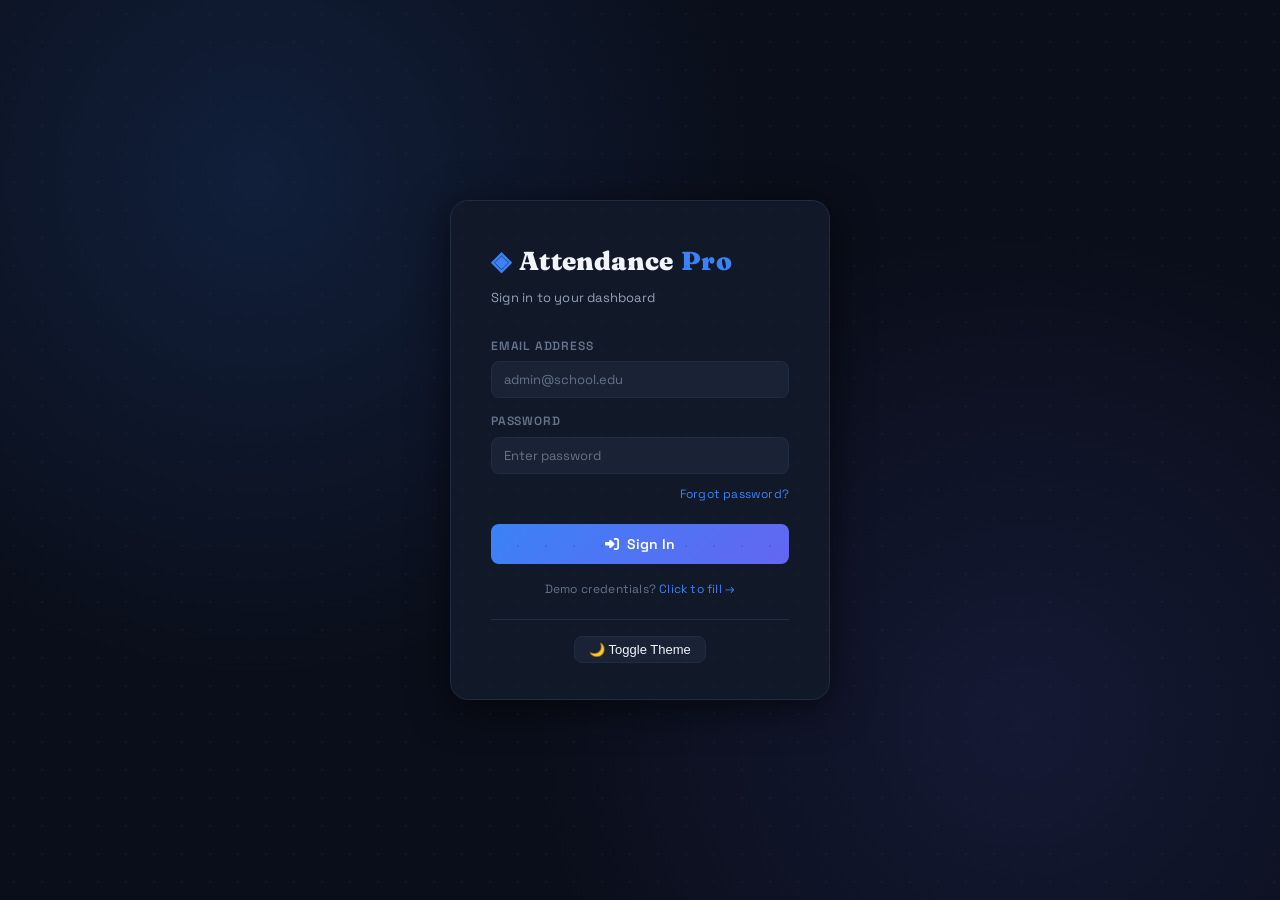
<file: index.html>
<!DOCTYPE html>
<html lang="en">
<head>
  <meta charset="UTF-8"/>
  <meta name="viewport" content="width=device-width, initial-scale=1.0"/>
  <title>Attendance Pro — Login</title>
  <link rel="stylesheet" href="style.css"/>
  <link rel="stylesheet" href="https://cdnjs.cloudflare.com/ajax/libs/font-awesome/6.5.0/css/all.min.css"/>
</head>
<body>

<div class="login-page">
  <div class="login-card">

    <div class="login-logo">
      <span>◈</span> Attendance<span>Pro</span>
    </div>
    <p class="login-sub">Sign in to your dashboard</p>

    <div class="login-form">

      <div>
        <label for="loginEmail">Email Address</label>
        <input type="email" id="loginEmail" placeholder="admin@school.edu"
          onkeydown="if(event.key==='Enter') login()"/>
      </div>

      <div>
        <label for="loginPass">Password</label>
        <input type="password" id="loginPass" placeholder="Enter password"
          onkeydown="if(event.key==='Enter') login()"/>
      </div>

      <div style="text-align:right; margin-top:-6px;">
        <a href="#" style="font-size:12px; color:var(--accent); text-decoration:none;">Forgot password?</a>
      </div>

      <button class="login-btn" id="loginBtn" onclick="login()">
        <i class="fas fa-sign-in-alt"></i> Sign In
      </button>

    </div>

    <p class="login-demo">
      Demo credentials? <span onclick="fillDemo()">Click to fill →</span>
    </p>

    <div style="text-align:center; margin-top:20px; border-top:1px solid var(--border); padding-top:16px;">
      <button class="dark-btn" onclick="toggleDarkMode()" style="font-size:13px; padding:6px 14px;">
        🌙 Toggle Theme
      </button>
    </div>

  </div>
</div>

<script src="script.js"></script>

</body>
</html>
</file>
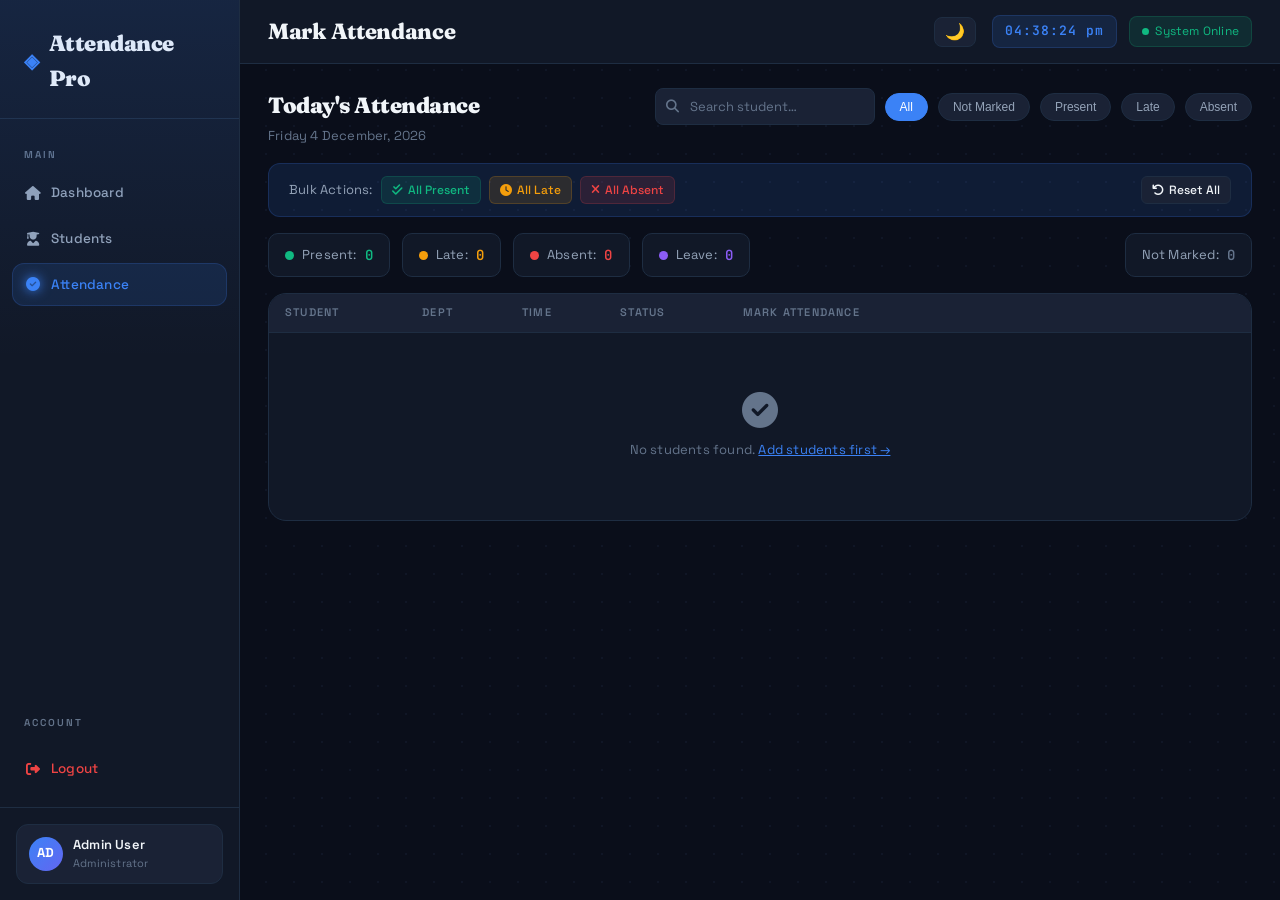
<file: attendance.html>
<!DOCTYPE html>
<html lang="en">
<head>
  <meta charset="UTF-8"/>
  <meta name="viewport" content="width=device-width, initial-scale=1.0"/>
  <title>Attendance — Attendance Pro</title>
  <link rel="stylesheet" href="style.css"/>
  <link rel="stylesheet" href="https://cdnjs.cloudflare.com/ajax/libs/font-awesome/6.5.0/css/all.min.css"/>
</head>
<body>

<div class="container">

  <!-- SIDEBAR -->
  <aside class="sidebar">
    <div class="logo">Attendance Pro</div>
    <nav>
      <div class="nav-label">Main</div>
      <a href="dashboard.html"><i class="fas fa-home"></i> Dashboard</a>
      <a href="students.html"><i class="fas fa-user-graduate"></i> Students</a>
      <a href="attendance.html" class="active"><i class="fas fa-check-circle"></i> Attendance</a>
      <div class="nav-label" style="margin-top:auto;">Account</div>
      <a href="index.html" class="logout-link" style="margin-top:8px;"><i class="fas fa-sign-out-alt"></i> Logout</a>
    </nav>
    <div class="sidebar-footer">
      <div class="sidebar-user">
        <div class="sidebar-avatar">AD</div>
        <div class="sidebar-user-info">
          <div class="sidebar-user-name">Admin User</div>
          <div class="sidebar-user-role">Administrator</div>
        </div>
      </div>
    </div>
  </aside>

  <!-- MAIN -->
  <main class="main">

    <!-- TOPBAR -->
    <div class="topbar-new">
      <h2 class="page-title">Mark Attendance</h2>
      <button class="dark-btn" onclick="toggleDarkMode()">🌙</button>
      <div class="topbar-right">
        <div class="time-box" id="dateTime"></div>
        <div class="status-box">System Online</div>
      </div>
    </div>

    <!-- PAGE HEADER -->
    <div class="page-header" style="padding:24px 28px 0;">
      <div class="page-header-left">
        <h1>Today's Attendance</h1>
        <p id="attDateLabel" style="color:var(--text3); font-size:13px; margin-top:3px;"></p>
      </div>
      <div style="display:flex; gap:10px; flex-wrap:wrap; align-items:center;">

        <!-- Search -->
        <div class="search-wrap">
          <i class="fas fa-search"></i>
          <input type="text" id="searchAtt" placeholder="Search student…"/>
        </div>

        <!-- Status filter pills -->
        <div class="filter-row">
          <button class="filter-btn active" id="fAll"     onclick="setAttFilter('all')">All</button>
          <button class="filter-btn"        id="fNone"    onclick="setAttFilter('none')">Not Marked</button>
          <button class="filter-btn"        id="fPresent" onclick="setAttFilter('Present')">Present</button>
          <button class="filter-btn"        id="fLate"    onclick="setAttFilter('Late')">Late</button>
          <button class="filter-btn"        id="fAbsent"  onclick="setAttFilter('Absent')">Absent</button>
        </div>

      </div>
    </div>

    <!-- BULK ACTION BAR -->
    <div class="bulk-bar" style="margin:16px 28px 0; border-radius:var(--radius); border:1px solid #3b82f630;">
      <span>Bulk Actions:</span>
      <button class="btn btn-green btn-sm" onclick="markAllPresent()">
        <i class="fas fa-check-double"></i> All Present
      </button>
      <button class="btn btn-amber btn-sm" onclick="bulkMarkAll('Late')">
        <i class="fas fa-clock"></i> All Late
      </button>
      <button class="btn btn-danger btn-sm" onclick="bulkMarkAll('Absent')">
        <i class="fas fa-times"></i> All Absent
      </button>
      <button class="btn btn-ghost btn-sm" onclick="clearAllAttendance()" style="margin-left:auto;">
        <i class="fas fa-undo"></i> Reset All
      </button>
    </div>

    <!-- SUMMARY CHIPS -->
    <div style="display:flex; gap:12px; padding:16px 28px 0; flex-wrap:wrap;">
      <div style="background:var(--surface); border:1px solid var(--border); border-radius:10px; padding:10px 16px; display:flex; gap:8px; align-items:center;">
        <span style="width:9px; height:9px; border-radius:50%; background:var(--green); display:block;"></span>
        <span style="font-size:13px; color:var(--text2);">Present:</span>
        <span id="sumPresent" style="font-family:var(--font-mono); font-weight:600; color:var(--green);">0</span>
      </div>
      <div style="background:var(--surface); border:1px solid var(--border); border-radius:10px; padding:10px 16px; display:flex; gap:8px; align-items:center;">
        <span style="width:9px; height:9px; border-radius:50%; background:var(--amber); display:block;"></span>
        <span style="font-size:13px; color:var(--text2);">Late:</span>
        <span id="sumLate" style="font-family:var(--font-mono); font-weight:600; color:var(--amber);">0</span>
      </div>
      <div style="background:var(--surface); border:1px solid var(--border); border-radius:10px; padding:10px 16px; display:flex; gap:8px; align-items:center;">
        <span style="width:9px; height:9px; border-radius:50%; background:var(--red); display:block;"></span>
        <span style="font-size:13px; color:var(--text2);">Absent:</span>
        <span id="sumAbsent" style="font-family:var(--font-mono); font-weight:600; color:var(--red);">0</span>
      </div>
      <div style="background:var(--surface); border:1px solid var(--border); border-radius:10px; padding:10px 16px; display:flex; gap:8px; align-items:center;">
        <span style="width:9px; height:9px; border-radius:50%; background:var(--purple); display:block;"></span>
        <span style="font-size:13px; color:var(--text2);">Leave:</span>
        <span id="sumLeave" style="font-family:var(--font-mono); font-weight:600; color:var(--purple);">0</span>
      </div>
      <div style="background:var(--surface); border:1px solid var(--border); border-radius:10px; padding:10px 16px; display:flex; gap:8px; align-items:center; margin-left:auto;">
        <span style="font-size:13px; color:var(--text2);">Not Marked:</span>
        <span id="sumNone" style="font-family:var(--font-mono); font-weight:600; color:var(--text3);">0</span>
      </div>
    </div>

    <!-- ATTENDANCE TABLE -->
    <div class="page-body" style="padding-top:16px;">
      <div class="table-box" style="animation:fadeUp .4s ease both;">
        <table>
          <thead>
            <tr>
              <th>Student</th>
              <th>Dept</th>
              <th>Time</th>
              <th>Status</th>
              <th style="min-width:330px;">Mark Attendance</th>
            </tr>
          </thead>
          <tbody id="attendanceMarkList"></tbody>
        </table>
      </div>
    </div>

  </main>
</div>

<!-- script.js FIRST — loads all global functions and window.onload -->
<script src="script.js"></script>

<!-- Page-specific code AFTER script.js -->
<script>
  // ── State for this page only ──────────────────────────────
  var attFilter = 'all';
  var attSearch = '';

  // ── Date label ────────────────────────────────────────────
  var dateLabel = document.getElementById('attDateLabel');
  if (dateLabel) {
    dateLabel.textContent = new Date().toLocaleDateString('en-IN', {
      weekday:'long', day:'numeric', month:'long', year:'numeric'
    });
  }

  // ── Live search ───────────────────────────────────────────
  document.getElementById('searchAtt').addEventListener('input', function(e) {
    attSearch = e.target.value.toLowerCase();
    renderFilteredAttendance();
  });

  // ── Filter pills ──────────────────────────────────────────
  function setAttFilter(f) {
    attFilter = f;
    ['fAll','fNone','fPresent','fLate','fAbsent'].forEach(function(id) {
      var el = document.getElementById(id);
      if (el) el.classList.remove('active');
    });
    var map = { all:'fAll', none:'fNone', Present:'fPresent', Late:'fLate', Absent:'fAbsent' };
    var active = document.getElementById(map[f]);
    if (active) active.classList.add('active');
    renderFilteredAttendance();
  }

  // ── Render the attendance table with search + filter ──────
  function renderFilteredAttendance() {
    var list = document.getElementById('attendanceMarkList');
    if (!list) return;

    // No students at all
    if (students.length === 0) {
      list.innerHTML = '<tr><td colspan="5"><div class="empty-state">'
        + '<i class="fas fa-check-circle"></i>'
        + '<p>No students found. <a href="students.html" style="color:var(--accent);">Add students first →</a></p>'
        + '</div></td></tr>';
      updateSummary();
      return;
    }

    // Build list with original index preserved
    var filtered = students.map(function(s, i) {
      return Object.assign({}, s, { _i: i });
    });

    // Apply search
    if (attSearch) {
      filtered = filtered.filter(function(s) {
        return s.name.toLowerCase().includes(attSearch)
          || s.roll.toLowerCase().includes(attSearch)
          || (s.dept || '').toLowerCase().includes(attSearch);
      });
    }

    // Apply status filter
    if (attFilter !== 'all') {
      filtered = filtered.filter(function(s) {
        var st = attendance[s._i] || '';
        if (attFilter === 'none') return st === '';
        return st === attFilter;
      });
    }

    // Nothing matches
    if (filtered.length === 0) {
      list.innerHTML = '<tr><td colspan="5"><div class="empty-state">'
        + '<i class="fas fa-filter"></i>'
        + '<p>No students match this filter.</p>'
        + '</div></td></tr>';
      updateSummary();
      return;
    }

    // Build rows
    list.innerHTML = filtered.map(function(s) {
      var status = attendance[s._i] || '';
      var time   = status
        ? new Date().toLocaleTimeString('en-IN', {hour:'2-digit', minute:'2-digit'})
        : '—';

      return '<tr id="att-row-' + s._i + '">'

        // Student name + roll
        + '<td>'
        + '<div style="display:flex; align-items:center; gap:10px;">'
        + '<div style="width:34px; height:34px; border-radius:50%; background:linear-gradient(135deg,#3b82f6,#6366f1);'
        + 'display:flex; align-items:center; justify-content:center; font-size:13px; font-weight:700; color:#fff; flex-shrink:0;">'
        + s.name.charAt(0).toUpperCase()
        + '</div>'
        + '<div>'
        + '<div style="font-weight:600; font-size:13px;">' + s.name + '</div>'
        + '<div style="font-size:11px; color:var(--text3);">' + s.roll + '</div>'
        + '</div></div></td>'

        // Dept
        + '<td><span class="tag">' + (s.dept || 'CSE') + '</span></td>'

        // Time
        + '<td id="att-time-' + s._i + '" style="font-family:var(--font-mono); font-size:12px; color:var(--text3);">' + time + '</td>'

        // Status badge
        + '<td id="att-status-' + s._i + '">'
        + (status
          ? '<span class="badge ' + status.toLowerCase() + '">' + status + '</span>'
          : '<span class="badge not-marked">— Not Marked</span>')
        + '</td>'

        // Action buttons
        + '<td><div class="att-actions">'
        + '<button class="btn btn-green btn-sm" onclick="doMark(' + s._i + ',\'Present\')">'
        + '<i class="fas fa-check"></i> Present</button>'
        + '<button class="btn btn-amber btn-sm" onclick="doMark(' + s._i + ',\'Late\')">'
        + '<i class="fas fa-clock"></i> Late</button>'
        + '<button class="btn btn-danger btn-sm" onclick="doMark(' + s._i + ',\'Absent\')">'
        + '<i class="fas fa-times"></i> Absent</button>'
        + '<button class="btn btn-purple btn-sm" onclick="doMark(' + s._i + ',\'Leave\')">'
        + '<i class="fas fa-calendar-minus"></i> Leave</button>'
        + '</div></td>'

        + '</tr>';
    }).join('');

    updateSummary();
  }

  // ── Mark a student and refresh ────────────────────────────
  function doMark(i, status) {
    // Update state + localStorage (markStatus is defined in script.js)
    markStatus(i, status);
    // Refresh table and summary
    renderFilteredAttendance();
  }

  // ── Bulk mark ALL students a status ───────────────────────
  function bulkMarkAll(status) {
    if (students.length === 0) { showToast('No students to mark', 'error'); return; }
    students.forEach(function(_, i) { attendance[i] = status; });
    saveAttendance();
    renderFilteredAttendance();
    showToast('All students marked ' + status, 'success');
  }

  // ── Summary chips ─────────────────────────────────────────
  function updateSummary() {
    var vals    = Object.values(attendance);
    var present = vals.filter(function(a) { return a === 'Present'; }).length;
    var late    = vals.filter(function(a) { return a === 'Late'; }).length;
    var absent  = vals.filter(function(a) { return a === 'Absent'; }).length;
    var leave   = vals.filter(function(a) { return a === 'Leave'; }).length;
    var none    = students.length - (present + late + absent + leave);

    function s(id, v) { var e = document.getElementById(id); if (e) e.textContent = v; }
    s('sumPresent', present);
    s('sumLate',    late);
    s('sumAbsent',  absent);
    s('sumLeave',   leave);
    s('sumNone',    Math.max(0, none));
  }

  // ── Override window.onload for THIS page ──────────────────
  // script.js sets window.onload — we replace it here so this
  // page gets renderFilteredAttendance instead of renderAttendance
  window.onload = function() {
    updateDateTime();        // clock (from script.js)
    renderFilteredAttendance();
    updateSummary();
  };
</script>

</body>
</html>
</file>
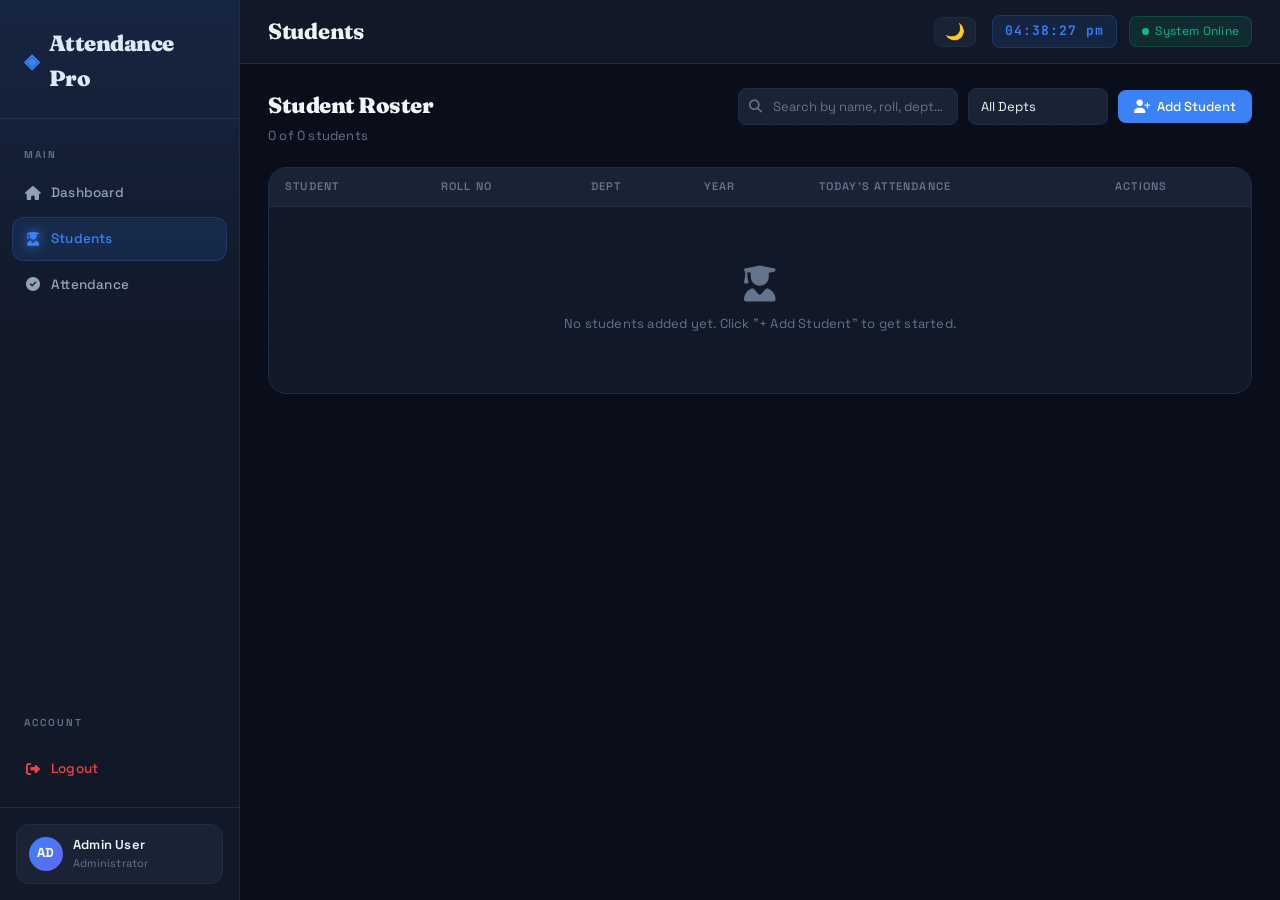
<file: students.html>
<!DOCTYPE html>
<html lang="en">
<head>
  <meta charset="UTF-8"/>
  <meta name="viewport" content="width=device-width, initial-scale=1.0"/>
  <title>Students — Attendance Pro</title>
  <link rel="stylesheet" href="style.css"/>
  <link rel="stylesheet" href="https://cdnjs.cloudflare.com/ajax/libs/font-awesome/6.5.0/css/all.min.css"/>
</head>
<body>

<div class="container">

  <!-- SIDEBAR -->
  <aside class="sidebar">
    <div class="logo">Attendance Pro</div>
    <nav>
      <div class="nav-label">Main</div>
      <a href="dashboard.html"><i class="fas fa-home"></i> Dashboard</a>
      <a href="students.html" class="active"><i class="fas fa-user-graduate"></i> Students</a>
      <a href="attendance.html"><i class="fas fa-check-circle"></i> Attendance</a>
      <div class="nav-label" style="margin-top:auto;">Account</div>
      <a href="index.html" class="logout-link" style="margin-top:8px;"><i class="fas fa-sign-out-alt"></i> Logout</a>
    </nav>
    <div class="sidebar-footer">
      <div class="sidebar-user">
        <div class="sidebar-avatar">AD</div>
        <div class="sidebar-user-info">
          <div class="sidebar-user-name">Admin User</div>
          <div class="sidebar-user-role">Administrator</div>
        </div>
      </div>
    </div>
  </aside>

  <!-- MAIN -->
  <main class="main">

    <!-- TOPBAR -->
    <div class="topbar-new">
      <h2 class="page-title">Students</h2>
      <button class="dark-btn" onclick="toggleDarkMode()">🌙</button>
      <div class="topbar-right">
        <div class="time-box" id="dateTime"></div>
        <div class="status-box">System Online</div>
      </div>
    </div>

    <!-- PAGE HEADER -->
    <div class="page-header" style="padding:24px 28px 0;">
      <div class="page-header-left">
        <h1>Student Roster</h1>
        <p id="studentCount" style="color:var(--text3); font-size:13px; margin-top:3px;">0 students</p>
      </div>
      <div style="display:flex; gap:10px; align-items:center; flex-wrap:wrap;">

        <!-- Search -->
        <div class="search-wrap">
          <i class="fas fa-search"></i>
          <input type="text" id="searchStudents" placeholder="Search by name, roll, dept…"/>
        </div>

        <!-- Department Filter -->
        <select id="deptFilter" onchange="applyDeptFilter()" style="width:140px;">
          <option value="all">All Depts</option>
          <option value="CSE">CSE</option>
          <option value="ECE">ECE</option>
          <option value="MECH">MECH</option>
          <option value="CIVIL">CIVIL</option>
          <option value="IT">IT</option>
          <option value="MBA">MBA</option>
        </select>

        <button class="btn btn-primary" onclick="openAddModal()">
          <i class="fas fa-user-plus"></i> Add Student
        </button>

      </div>
    </div>

    <!-- STUDENTS TABLE -->
    <div class="page-body" style="padding-top:20px;">
      <div class="table-box" style="animation:fadeUp .4s ease both;">
        <table>
          <thead>
            <tr>
              <th>Student</th>
              <th>Roll No</th>
              <th>Dept</th>
              <th>Year</th>
              <th>Today's Attendance</th>
              <th>Actions</th>
            </tr>
          </thead>
          <tbody id="studentList"></tbody>
        </table>
      </div>
    </div>

  </main>
</div>

<!-- ADD STUDENT MODAL -->
<div class="modal-overlay hidden" id="addStudentModal">
  <div class="modal">
    <h3><i class="fas fa-user-plus" style="color:var(--accent); margin-right:8px;"></i>Add New Student</h3>
    <div class="modal-form">
      <div style="display:grid; grid-template-columns:1fr 1fr; gap:12px;">
        <div class="form-group">
          <label for="studentName">Full Name *</label>
          <input type="text" id="studentName" placeholder="e.g. Riya Verma"
            onkeydown="if(event.key==='Enter') addStudent()"/>
        </div>
        <div class="form-group">
          <label for="studentRoll">Roll Number *</label>
          <input type="text" id="studentRoll" placeholder="e.g. CS303"
            onkeydown="if(event.key==='Enter') addStudent()"/>
        </div>
        <div class="form-group">
          <label for="studentDept">Department</label>
          <select id="studentDept">
            <option value="CSE">CSE</option>
            <option value="ECE">ECE</option>
            <option value="MECH">MECH</option>
            <option value="CIVIL">CIVIL</option>
            <option value="IT">IT</option>
            <option value="MBA">MBA</option>
          </select>
        </div>
        <div class="form-group">
          <label for="studentYear">Year</label>
          <select id="studentYear">
            <option value="1st Year">1st Year</option>
            <option value="2nd Year">2nd Year</option>
            <option value="3rd Year">3rd Year</option>
            <option value="4th Year">4th Year</option>
          </select>
        </div>
      </div>
    </div>
    <div class="modal-actions">
      <button class="btn btn-ghost" onclick="closeAddModal()">Cancel</button>
      <button class="btn btn-primary" onclick="addStudent()">
        <i class="fas fa-plus"></i> Add Student
      </button>
    </div>
  </div>
</div>

<script src="script.js"></script>
<script>
  // Modal helpers
  function openAddModal() {
    document.getElementById('addStudentModal').classList.remove('hidden');
    setTimeout(function() { document.getElementById('studentName').focus(); }, 100);
  }
  function closeAddModal() {
    document.getElementById('addStudentModal').classList.add('hidden');
    // Clear inputs
    document.getElementById('studentName').value = '';
    document.getElementById('studentRoll').value = '';
  }

  // Close modal when clicking the dark backdrop
  document.getElementById('addStudentModal').addEventListener('click', function(e) {
    if (e.target === this) closeAddModal();
  });

  // Dept filter
  function applyDeptFilter() {
    studentFilter = document.getElementById('deptFilter').value;
    renderStudents();
  }

  // Keyboard shortcuts: N = open modal, Esc = close modal
  document.addEventListener('keydown', function(e) {
    if (e.key === 'n' && !['INPUT','SELECT','TEXTAREA'].includes(e.target.tagName)) {
      openAddModal();
    }
    if (e.key === 'Escape') closeAddModal();
  });
</script>

</body>
</html>
</file>
<file: style.css>
/* ============================================================
   ATTENDANCE PRO — style.css
   Shared across: index.html, dashboard.html, students.html, attendance.html
   ============================================================ */

/* ── Google Fonts ─────────────────────────────────────────── */
@import url('https://fonts.googleapis.com/css2?family=Space+Grotesk:wght@300;400;500;600;700&family=JetBrains+Mono:wght@400;600&family=Fraunces:opsz,wght@9..144,700;9..144,900&display=swap');

/* ── CSS Variables ────────────────────────────────────────── */
:root {
  --bg:         #0a0e1a;
  --surface:    #111827;
  --surface2:   #1a2235;
  --surface3:   #1f2d45;
  --border:     #1e2d42;
  --border2:    #2a3f5f;

  --accent:     #3b82f6;
  --accent-glow:#3b82f620;
  --accent2:    #6366f1;
  --green:      #10b981;
  --green-dim:  #10b98120;
  --red:        #ef4444;
  --red-dim:    #ef444420;
  --amber:      #f59e0b;
  --amber-dim:  #f59e0b20;
  --purple:     #8b5cf6;
  --purple-dim: #8b5cf620;

  --text:       #f1f5f9;
  --text2:      #94a3b8;
  --text3:      #64748b;

  --font-head:  'Fraunces', serif;
  --font-body:  'Space Grotesk', sans-serif;
  --font-mono:  'JetBrains Mono', monospace;

  --sidebar-w:  240px;
  --topbar-h:   64px;
  --radius:     12px;
  --radius-lg:  18px;
  --shadow:     0 4px 24px rgba(0,0,0,0.4);
  --shadow-lg:  0 8px 40px rgba(0,0,0,0.6);
}

/* Light mode */
body.light {
  --bg:       #f0f4f8;
  --surface:  #ffffff;
  --surface2: #f8fafc;
  --surface3: #e2e8f0;
  --border:   #e2e8f0;
  --border2:  #cbd5e1;
  --text:     #0f172a;
  --text2:    #475569;
  --text3:    #94a3b8;
  --accent-glow: #3b82f610;
  --shadow:   0 4px 24px rgba(0,0,0,0.08);
  --shadow-lg:0 8px 40px rgba(0,0,0,0.12);
}

/* ── Reset ────────────────────────────────────────────────── */
*, *::before, *::after { box-sizing: border-box; margin: 0; padding: 0; }

html { scroll-behavior: smooth; }

body {
  font-family: var(--font-body);
  background: var(--bg);
  color: var(--text);
  font-size: 14px;
  line-height: 1.6;
  min-height: 100vh;
  transition: background .3s, color .3s;
  -webkit-font-smoothing: antialiased;
}

/* Subtle dot-grid background */
body::before {
  content: '';
  position: fixed; inset: 0;
  background-image: radial-gradient(circle, var(--border2) 1px, transparent 1px);
  background-size: 28px 28px;
  opacity: .18;
  pointer-events: none;
  z-index: 0;
}
body.light::before { opacity: .07; }

/* ── Scrollbar ────────────────────────────────────────────── */
::-webkit-scrollbar { width: 6px; height: 6px; }
::-webkit-scrollbar-track { background: var(--bg); }
::-webkit-scrollbar-thumb { background: var(--border2); border-radius: 4px; }
::-webkit-scrollbar-thumb:hover { background: var(--text3); }

/* ── Layout ───────────────────────────────────────────────── */
.container {
  display: flex;
  min-height: 100vh;
  position: relative;
  z-index: 1;
}

/* ── SIDEBAR ──────────────────────────────────────────────── */
.sidebar {
  width: var(--sidebar-w);
  background: var(--surface);
  border-right: 1px solid var(--border);
  display: flex;
  flex-direction: column;
  position: fixed;
  top: 0; left: 0; bottom: 0;
  z-index: 200;
  overflow: hidden;
  transition: width .3s ease, transform .3s ease;
}

/* Sidebar glow accent */
.sidebar::after {
  content: '';
  position: absolute;
  top: 0; left: 0; right: 0; bottom: 0;
  background: linear-gradient(180deg, var(--accent-glow) 0%, transparent 40%);
  pointer-events: none;
}

.logo {
  font-family: var(--font-head);
  font-size: 22px;
  font-weight: 900;
  padding: 26px 24px 22px;
  color: var(--text);
  border-bottom: 1px solid var(--border);
  letter-spacing: -0.5px;
  display: flex;
  align-items: center;
  gap: 10px;
}
.logo::before {
  content: '◈';
  color: var(--accent);
  font-size: 20px;
}

.sidebar nav {
  padding: 16px 12px;
  flex: 1;
  display: flex;
  flex-direction: column;
  gap: 2px;
}

.sidebar nav .nav-label {
  font-size: 10px;
  font-weight: 600;
  letter-spacing: 2px;
  text-transform: uppercase;
  color: var(--text3);
  padding: 12px 12px 6px;
}

.sidebar nav a {
  display: flex;
  align-items: center;
  gap: 10px;
  padding: 10px 12px;
  border-radius: var(--radius);
  color: var(--text2);
  text-decoration: none;
  font-size: 13.5px;
  font-weight: 500;
  transition: all .15s;
  position: relative;
  border: 1px solid transparent;
}
.sidebar nav a:hover {
  background: var(--surface2);
  color: var(--text);
}
.sidebar nav a.active {
  background: var(--accent-glow);
  color: var(--accent);
  border-color: #3b82f630;
}
.sidebar nav a.active i {
  filter: drop-shadow(0 0 6px var(--accent));
}
.sidebar nav a i {
  width: 16px;
  text-align: center;
  font-size: 14px;
  flex-shrink: 0;
}
.sidebar nav a.logout-link {
  color: var(--red);
  margin-top: auto;
}
.sidebar nav a.logout-link:hover {
  background: var(--red-dim);
}

/* Sidebar bottom — user info */
.sidebar-footer {
  padding: 16px;
  border-top: 1px solid var(--border);
}
.sidebar-user {
  display: flex;
  align-items: center;
  gap: 10px;
  padding: 10px 12px;
  border-radius: var(--radius);
  background: var(--surface2);
  border: 1px solid var(--border);
  cursor: pointer;
  transition: border-color .15s;
}
.sidebar-user:hover { border-color: var(--accent); }
.sidebar-avatar {
  width: 34px; height: 34px;
  border-radius: 50%;
  background: linear-gradient(135deg, var(--accent), var(--accent2));
  display: flex; align-items: center; justify-content: center;
  font-size: 13px; font-weight: 700; color: #fff;
  flex-shrink: 0;
}
.sidebar-user-info { flex: 1; min-width: 0; }
.sidebar-user-name { font-size: 13px; font-weight: 600; white-space: nowrap; overflow: hidden; text-overflow: ellipsis; }
.sidebar-user-role { font-size: 11px; color: var(--text3); }

/* ── MAIN ─────────────────────────────────────────────────── */
.main {
  margin-left: var(--sidebar-w);
  flex: 1;
  display: flex;
  flex-direction: column;
  min-height: 100vh;
}

/* ── TOPBAR ───────────────────────────────────────────────── */
.topbar-new {
  height: var(--topbar-h);
  padding: 0 28px;
  border-bottom: 1px solid var(--border);
  display: flex;
  align-items: center;
  gap: 16px;
  background: var(--surface);
  position: sticky; top: 0; z-index: 100;
  backdrop-filter: blur(8px);
}
.topbar-new .page-title {
  font-family: var(--font-head);
  font-size: 20px;
  font-weight: 700;
  letter-spacing: -0.3px;
  flex: 1;
}
.topbar-right {
  display: flex;
  align-items: center;
  gap: 12px;
  margin-left: auto;
}
.time-box {
  font-family: var(--font-mono);
  font-size: 13px;
  font-weight: 600;
  color: var(--accent);
  background: var(--accent-glow);
  border: 1px solid #3b82f630;
  padding: 5px 12px;
  border-radius: 8px;
  letter-spacing: 1px;
}
.status-box {
  display: flex;
  align-items: center;
  gap: 6px;
  font-size: 12px;
  color: var(--green);
  background: var(--green-dim);
  border: 1px solid #10b98130;
  padding: 5px 12px;
  border-radius: 8px;
}
.status-box::before {
  content: '';
  width: 7px; height: 7px;
  border-radius: 50%;
  background: var(--green);
  animation: pulse 1.5s infinite;
  flex-shrink: 0;
}

/* ── DARK MODE BUTTON ─────────────────────────────────────── */
.dark-btn {
  background: var(--surface2);
  border: 1px solid var(--border);
  border-radius: 8px;
  padding: 6px 10px;
  cursor: pointer;
  font-size: 16px;
  color: var(--text);
  transition: all .15s;
  line-height: 1;
}
.dark-btn:hover {
  border-color: var(--accent);
  background: var(--accent-glow);
}

/* ── CONTENT BOX ──────────────────────────────────────────── */
.content-box {
  padding: 0;
  flex: 1;
  display: flex;
  flex-direction: column;
}

/* ── PAGE BODY ────────────────────────────────────────────── */
.page-body {
  padding: 24px 28px;
  flex: 1;
}

/* ── STAT CARDS ───────────────────────────────────────────── */
.cards {
  display: grid;
  grid-template-columns: repeat(4, 1fr);
  gap: 16px;
  margin-bottom: 24px;
}
.card {
  background: var(--surface);
  border: 1px solid var(--border);
  border-radius: var(--radius-lg);
  padding: 20px 22px;
  position: relative;
  overflow: hidden;
  cursor: default;
  transition: transform .2s, border-color .2s;
  animation: fadeUp .4s ease both;
}
.card:hover { transform: translateY(-3px); }
.card::before {
  content: '';
  position: absolute;
  top: 0; left: 0; right: 0;
  height: 3px;
}
.card.blue  ::before, .card.blue::before  { background: var(--accent); }
.card.green ::before, .card.green::before { background: var(--green); }
.card.orange::before { background: var(--amber); }
.card.yellow::before { background: var(--amber); }
.card.red   ::before { background: var(--red); }
.card.purple::before { background: var(--purple); }
.card p {
  font-size: 11px;
  font-weight: 600;
  letter-spacing: 1.2px;
  text-transform: uppercase;
  color: var(--text3);
  margin-bottom: 10px;
}
.card h2 {
  font-family: var(--font-mono);
  font-size: 32px;
  font-weight: 600;
  line-height: 1;
}
.card.blue   h2 { color: var(--accent); }
.card.green  h2 { color: var(--green);  }
.card.orange h2, .card.yellow h2 { color: var(--amber); }
.card.red    h2 { color: var(--red);   }
.card.purple h2 { color: var(--purple); }
.card .card-icon {
  position: absolute;
  right: 18px; bottom: 14px;
  font-size: 32px;
  opacity: .1;
}

/* ── DASHBOARD GRID ───────────────────────────────────────── */
.dashboard-grid {
  display: grid;
  grid-template-columns: 1fr 340px;
  gap: 20px;
  padding: 24px 28px;
}
.left  { display: flex; flex-direction: column; gap: 20px; }
.right { display: flex; flex-direction: column; gap: 20px; }

/* ── BOX / PANEL ──────────────────────────────────────────── */
.box, .table-box {
  background: var(--surface);
  border: 1px solid var(--border);
  border-radius: var(--radius-lg);
  overflow: hidden;
  animation: fadeUp .4s ease both;
}
.box-header, .table-box > h3 {
  padding: 16px 20px;
  border-bottom: 1px solid var(--border);
  font-family: var(--font-head);
  font-size: 15px;
  font-weight: 700;
  letter-spacing: -0.2px;
  display: flex;
  align-items: center;
  justify-content: space-between;
}
.box h3, .table-box > h3 {
  padding: 16px 20px;
  border-bottom: 1px solid var(--border);
  font-family: var(--font-head);
  font-size: 15px;
  font-weight: 700;
  margin: 0;
}
.box-body { padding: 20px; }

/* ── TABLE ────────────────────────────────────────────────── */
table {
  width: 100%;
  border-collapse: collapse;
}
thead th {
  font-size: 11px;
  font-weight: 600;
  letter-spacing: 1.2px;
  text-transform: uppercase;
  color: var(--text3);
  padding: 10px 16px;
  text-align: left;
  border-bottom: 1px solid var(--border);
  background: var(--surface2);
}
tbody tr {
  border-bottom: 1px solid #0f172a40;
  transition: background .1s;
}
body.light tbody tr { border-bottom-color: var(--border); }
tbody tr:hover { background: var(--surface2); }
tbody tr:last-child { border-bottom: none; }
td {
  padding: 11px 16px;
  font-size: 13px;
  vertical-align: middle;
}

/* ── BADGES ───────────────────────────────────────────────── */
.badge {
  display: inline-flex;
  align-items: center;
  gap: 5px;
  padding: 3px 10px;
  border-radius: 20px;
  font-size: 11px;
  font-weight: 600;
}
.badge::before {
  content: '';
  width: 6px; height: 6px;
  border-radius: 50%;
  background: currentColor;
}
.badge.present { background: var(--green-dim); color: var(--green); border: 1px solid #10b98130; }
.badge.absent  { background: var(--red-dim);   color: var(--red);   border: 1px solid #ef444430; }
.badge.late    { background: var(--amber-dim);  color: var(--amber); border: 1px solid #f59e0b30; }
.badge.leave   { background: var(--purple-dim); color: var(--purple);border: 1px solid #8b5cf630; }
.badge.not-marked { background: var(--surface2); color: var(--text3); border: 1px solid var(--border); }

/* ── DISTRIBUTION CHART ───────────────────────────────────── */
.distribution-box .box-body,
.distribution-box > div:not(h3) {
  padding: 20px;
}
.distribution-content {
  display: flex;
  align-items: center;
  gap: 20px;
  padding: 20px;
}
.chart-wrapper {
  position: relative;
  width: 120px;
  height: 120px;
  flex-shrink: 0;
}
.chart-wrapper canvas {
  width: 120px !important;
  height: 120px !important;
}
.chart-center {
  position: absolute;
  inset: 0;
  display: flex;
  flex-direction: column;
  align-items: center;
  justify-content: center;
  pointer-events: none;
}
.chart-center h2 {
  font-family: var(--font-mono);
  font-size: 20px;
  font-weight: 600;
  color: var(--accent);
  line-height: 1;
}
.chart-center p {
  font-size: 10px;
  color: var(--text3);
  margin-top: 2px;
}
.chart-legend {
  flex: 1;
  display: flex;
  flex-direction: column;
  gap: 9px;
}
.legend-item {
  display: flex;
  align-items: center;
  gap: 8px;
  font-size: 12px;
  color: var(--text2);
}
.legend-item span.dot {
  width: 9px; height: 9px;
  border-radius: 50%;
  flex-shrink: 0;
}
.legend-item .legend-val {
  margin-left: auto;
  font-family: var(--font-mono);
  font-size: 12px;
  font-weight: 600;
  color: var(--text);
}
.dot.green  { background: #10b981; }
.dot.yellow { background: #f59e0b; }
.dot.red    { background: #ef4444; }
.dot.gray   { background: #8b5cf6; }
.dist-title { padding: 16px 20px; border-bottom: 1px solid var(--border); font-family: var(--font-head); font-size: 15px; font-weight: 700; margin: 0; }

/* ── ACTIVITY FEED ────────────────────────────────────────── */
#activityFeed {
  padding: 12px 20px;
  display: flex;
  flex-direction: column;
  gap: 0;
  max-height: 220px;
  overflow-y: auto;
}
.activity-item {
  display: flex;
  align-items: flex-start;
  gap: 10px;
  padding: 10px 0;
  border-bottom: 1px solid var(--border);
  font-size: 12.5px;
}
.activity-item:last-child { border-bottom: none; }
.activity-dot {
  width: 8px; height: 8px;
  border-radius: 50%;
  flex-shrink: 0;
  margin-top: 4px;
}
.activity-text { flex: 1; color: var(--text2); }
.activity-text strong { color: var(--text); font-weight: 600; }
.activity-time { font-size: 11px; color: var(--text3); }

/* ── PAGE HEADER (Students / Attendance) ──────────────────── */
.page-header {
  padding: 24px 28px 0;
  display: flex;
  align-items: flex-start;
  justify-content: space-between;
  gap: 16px;
}
.page-header-left h1 {
  font-family: var(--font-head);
  font-size: 22px;
  font-weight: 900;
  letter-spacing: -0.5px;
}
.page-header-left p {
  font-size: 13px;
  color: var(--text3);
  margin-top: 3px;
}

/* ── BUTTONS ──────────────────────────────────────────────── */
.btn {
  display: inline-flex;
  align-items: center;
  gap: 7px;
  padding: 8px 16px;
  border-radius: 8px;
  font-family: var(--font-body);
  font-size: 13px;
  font-weight: 500;
  cursor: pointer;
  transition: all .15s;
  border: none;
  text-decoration: none;
  white-space: nowrap;
}
.btn-primary { background: var(--accent); color: #fff; }
.btn-primary:hover { background: #2563eb; box-shadow: 0 0 20px #3b82f640; }
.btn-ghost { background: var(--surface2); color: var(--text); border: 1px solid var(--border); }
.btn-ghost:hover { border-color: var(--accent); color: var(--accent); }
.btn-danger { background: var(--red-dim); color: var(--red); border: 1px solid #ef444430; }
.btn-danger:hover { background: var(--red); color: #fff; }
.btn-green { background: var(--green-dim); color: var(--green); border: 1px solid #10b98130; }
.btn-green:hover { background: var(--green); color: #fff; }
.btn-amber { background: var(--amber-dim); color: var(--amber); border: 1px solid #f59e0b30; }
.btn-amber:hover { background: var(--amber); color: #000; }
.btn-purple { background: var(--purple-dim); color: var(--purple); border: 1px solid #8b5cf630; }
.btn-purple:hover { background: var(--purple); color: #fff; }
.btn-sm { padding: 5px 10px; font-size: 12px; gap: 5px; border-radius: 6px; }
.btn-xs { padding: 3px 8px; font-size: 11px; gap: 4px; border-radius: 5px; }

/* ── FORM INPUTS ──────────────────────────────────────────── */
.form-row {
  display: flex;
  gap: 12px;
  align-items: flex-end;
  flex-wrap: wrap;
}
.form-group { display: flex; flex-direction: column; gap: 5px; flex: 1; min-width: 160px; }
.form-group label {
  font-size: 11px;
  font-weight: 600;
  letter-spacing: .8px;
  text-transform: uppercase;
  color: var(--text3);
}
input[type="text"], input[type="password"], input[type="email"],
input[type="number"], select, textarea {
  background: var(--surface2);
  border: 1px solid var(--border);
  border-radius: 8px;
  padding: 9px 12px;
  color: var(--text);
  font-family: var(--font-body);
  font-size: 13px;
  outline: none;
  transition: border-color .15s, box-shadow .15s;
  width: 100%;
  appearance: none ;
  -webkit-appearance: none;
}
input:focus, select:focus, textarea:focus {
  border-color: var(--accent);
  box-shadow: 0 0 0 3px var(--accent-glow);
}
input::placeholder { color: var(--text3); }
select option { background: var(--surface); }

/* ── SEARCH BOX ───────────────────────────────────────────── */
.search-wrap {
  position: relative;
  display: flex;
  align-items: center;
}
.search-wrap i {
  position: absolute;
  left: 11px;
  color: var(--text3);
  font-size: 13px;
}
.search-wrap input {
  padding-left: 34px;
  width: 220px;
}

/* ── MODAL ────────────────────────────────────────────────── */
.modal-overlay {
  position: fixed; inset: 0;
  background: rgba(10, 14, 26, 0.8);
  backdrop-filter: blur(4px);
  z-index: 500;
  display: flex;
  align-items: center;
  justify-content: center;
  animation: fadeIn .2s ease;
}
.modal-overlay.hidden { display: none; }
.modal {
  background: var(--surface);
  border: 1px solid var(--border);
  border-radius: var(--radius-lg);
  padding: 28px 30px;
  width: 440px;
  max-width: 95vw;
  animation: scaleIn .2s ease;
}
.modal h3 {
  font-family: var(--font-head);
  font-size: 18px;
  font-weight: 700;
  margin-bottom: 20px;
}
.modal-form { display: flex; flex-direction: column; gap: 14px; }
.modal-actions { display: flex; justify-content: flex-end; gap: 10px; margin-top: 22px; }

/* ── TOAST ────────────────────────────────────────────────── */
.toast-wrap {
  position: fixed;
  bottom: 24px; right: 24px;
  z-index: 9999;
  display: flex;
  flex-direction: column;
  gap: 8px;
}
.toast {
  background: var(--surface);
  border: 1px solid var(--border);
  border-radius: var(--radius);
  padding: 12px 16px;
  font-size: 13px;
  display: flex;
  align-items: center;
  gap: 10px;
  min-width: 260px;
  box-shadow: var(--shadow);
  animation: slideIn .3s ease, fadeOut .3s 2.7s both;
}
.toast.success { border-left: 3px solid var(--green); }
.toast.error   { border-left: 3px solid var(--red); }
.toast.info    { border-left: 3px solid var(--accent); }
.toast i { font-size: 15px; }
.toast.success i { color: var(--green); }
.toast.error   i { color: var(--red); }
.toast.info    i { color: var(--accent); }

/* ── ATTENDANCE ACTION BUTTONS ────────────────────────────── */
.att-actions {
  display: flex;
  gap: 5px;
  flex-wrap: wrap;
}

/* ── EMPTY STATE ──────────────────────────────────────────── */
.empty-state {
  text-align: center;
  padding: 48px 20px;
  color: var(--text3);
}
.empty-state i { font-size: 36px; margin-bottom: 12px; display: block; }
.empty-state p { font-size: 13px; }

/* ── TAG ──────────────────────────────────────────────────── */
.tag {
  display: inline-flex;
  padding: 2px 8px;
  border-radius: 4px;
  font-size: 11px;
  background: var(--surface2);
  border: 1px solid var(--border);
  color: var(--text3);
}

/* ── PROGRESS BAR ─────────────────────────────────────────── */
.progress-wrap { display: flex; align-items: center; gap: 10px; }
.progress-bar {
  flex: 1; height: 6px;
  background: var(--surface2);
  border-radius: 10px;
  overflow: hidden;
}
.progress-fill {
  height: 100%;
  border-radius: 10px;
  transition: width 1s cubic-bezier(.4,0,.2,1);
}
.progress-val { font-family: var(--font-mono); font-size: 12px; color: var(--text2); min-width: 36px; text-align: right; }

/* ── LOGIN PAGE ───────────────────────────────────────────── */
.login-page {
  min-height: 100vh;
  display: flex;
  align-items: center;
  justify-content: center;
  padding: 20px;
}
.login-card {
  background: var(--surface);
  border: 1px solid var(--border);
  border-radius: var(--radius-lg);
  padding: 40px 40px 36px;
  width: 380px;
  max-width: 100%;
  animation: scaleIn .3s ease;
}
.login-logo {
  font-family: var(--font-head);
  font-size: 26px;
  font-weight: 900;
  color: var(--text);
  margin-bottom: 6px;
  display: flex;
  align-items: center;
  gap: 8px;
}
.login-logo span { color: var(--accent); }
.login-sub { font-size: 13px; color: var(--text3); margin-bottom: 28px; }
.login-form { display: flex; flex-direction: column; gap: 14px; }
.login-form label { font-size: 12px; font-weight: 600; letter-spacing: .8px; text-transform: uppercase; color: var(--text3); display: block; margin-bottom: 5px; }
.login-btn {
  background: var(--accent);
  color: #fff;
  border: none;
  border-radius: 8px;
  padding: 11px;
  font-family: var(--font-body);
  font-size: 14px;
  font-weight: 600;
  cursor: pointer;
  transition: all .15s;
  margin-top: 6px;
  width: 100%;
  display: flex;
  align-items: center;
  justify-content: center;
  gap: 8px;
}
.login-btn:hover { background: #2563eb; box-shadow: 0 0 24px #3b82f640; }
.login-demo { text-align: center; margin-top: 16px; font-size: 12px; color: var(--text3); }
.login-demo span { color: var(--accent); cursor: pointer; }
.login-demo span:hover { text-decoration: underline; }

/* ── FILTER ROW ───────────────────────────────────────────── */
.filter-row {
  display: flex;
  gap: 10px;
  align-items: center;
  flex-wrap: wrap;
}
.filter-btn {
  padding: 6px 14px;
  border-radius: 20px;
  font-size: 12px;
  font-weight: 500;
  cursor: pointer;
  border: 1px solid var(--border);
  background: var(--surface2);
  color: var(--text2);
  transition: all .15s;
}
.filter-btn.active { background: var(--accent); color: #fff; border-color: var(--accent); }
.filter-btn:hover:not(.active) { border-color: var(--accent); color: var(--accent); }

/* ── BULK ACTION BAR ──────────────────────────────────────── */
.bulk-bar {
  display: flex;
  gap: 8px;
  align-items: center;
  padding: 12px 20px;
  background: var(--accent-glow);
  border-bottom: 1px solid #3b82f630;
  font-size: 13px;
  flex-wrap: wrap;
}
.bulk-bar span { color: var(--text2); }
.bulk-bar strong { color: var(--accent); }

/* ── RESPONSIVE ───────────────────────────────────────────── */
@media (max-width: 1100px) {
  .dashboard-grid { grid-template-columns: 1fr; }
  .right { display: grid; grid-template-columns: 1fr 1fr; gap: 20px; }
  .cards { grid-template-columns: repeat(2, 1fr); }
}
@media (max-width: 768px) {
  .sidebar { transform: translateX(-100%); }
  .sidebar.open { transform: translateX(0); }
  .main { margin-left: 0; }
  .cards { grid-template-columns: 1fr 1fr; }
  .page-header { flex-direction: column; gap: 12px; }
  .dashboard-grid { padding: 16px; }
  .page-body { padding: 16px; }
}

/* ── ANIMATIONS ───────────────────────────────────────────── */
@keyframes fadeUp {
  from { opacity: 0; transform: translateY(14px); }
  to   { opacity: 1; transform: translateY(0); }
}
@keyframes fadeIn {
  from { opacity: 0; } to { opacity: 1; }
}
@keyframes scaleIn {
  from { transform: scale(.95); opacity: 0; }
  to   { transform: scale(1); opacity: 1; }
}
@keyframes slideIn {
  from { transform: translateX(40px); opacity: 0; }
  to   { transform: translateX(0); opacity: 1; }
}
@keyframes fadeOut {
  from { opacity: 1; } to { opacity: 0; transform: translateX(10px); }
}
@keyframes pulse {
  0%,100% { opacity: 1; } 50% { opacity: .4; }
}
@keyframes spin {
  to { transform: rotate(360deg); }
}
.spin { animation: spin .8s linear infinite; }

/* Stagger children */
.cards .card:nth-child(1) { animation-delay: .05s; }
.cards .card:nth-child(2) { animation-delay: .1s; }
.cards .card:nth-child(3) { animation-delay: .15s; }
.cards .card:nth-child(4) { animation-delay: .2s; }
   



.topbar-new .page-title {
  font-family: var(--font-head);
  font-size: 22px;       /* was 20px */
  font-weight: 800;
  letter-spacing: -0.3px;
}
.card p {
  font-size: 12px;       /* was 11px */
  font-weight: 500;      /* was 600 */
  letter-spacing: 0.5px; /* reduce harsh spacing */
  text-transform: uppercase;
  color: var(--text2);   /* slightly stronger */
}
.card h2 {
  font-family: var(--font-head); /* change from mono */
  font-size: 30px;
  font-weight: 700;
  letter-spacing: -0.5px;
}
td {
  font-size: 13.5px;  /* slightly bigger */
  color: var(--text2);
}
.box h3, .table-box > h3 {
  font-size: 16px;   /* was 15px */
  font-weight: 700;
  letter-spacing: -0.2px;
}
body {
  letter-spacing: 0.2px;
}
.login-page {
  background: linear-gradient(
    135deg,
    #eef2ff 0%,
    #e0f2fe 50%,
    #f8fafc 100%
  );
}
.login-card {
  background: #ffffff;
  border: 1px solid #e2e8f0;

  box-shadow: 0 20px 50px rgba(0,0,0,0.08);
  
  border-radius: 18px;
}
.login-logo {
  color: #0f172a;
}

.login-sub {
  color: #64748b;
}
.login-form input {
  background: #f1f5f9;
  border: 1px solid #cbd5e1;
  color: #0f172a;
}

.login-form input::placeholder {
  color: #94a3b8;
}

.login-form input:focus {
  border-color: #3b82f6;
  background: #ffffff;
  box-shadow: 0 0 0 3px rgba(59,130,246,0.15);
}
.login-btn {
  background: linear-gradient(135deg, #3b82f6, #6366f1);
  font-weight: 600;
}

.login-btn:hover {
  transform: translateY(-1px);
  box-shadow: 0 10px 25px rgba(59,130,246,0.3);
}
body.light .login-page {
  filter: contrast(1.05) saturate(1.05);
}
.card {
  transition: transform 0.25s ease, box-shadow 0.25s ease, border-color 0.25s ease;
}

.card:hover {
  transform: translateY(-6px) scale(1.02);
  box-shadow: 0 12px 30px rgba(0,0,0,0.12);
  border-color: var(--accent);
}
.card.blue:hover {
  box-shadow: 0 12px 30px rgba(59,130,246,0.25);
}

.card.green:hover {
  box-shadow: 0 12px 30px rgba(16,185,129,0.25);
}

.card.orange:hover {
  box-shadow: 0 12px 30px rgba(245,158,11,0.25);
}

.card.red:hover {
  box-shadow: 0 12px 30px rgba(239,68,68,0.25);
}
.card {
  cursor: pointer;
}
.login-card {
  background: var(--surface);
  border: 1px solid var(--border);
  box-shadow: var(--shadow-lg);
}
.login-form input {
  background: var(--surface2);
  border: 1px solid var(--border);
  color: var(--text);
}

.login-form input::placeholder {
  color: var(--text3);
}
.login-logo {
  color: var(--text);
}

.login-sub {
  color: var(--text2);
}
.login-btn {
  background: linear-gradient(135deg, var(--accent), var(--accent2));
  color: #fff;
}
.login-page {
  background: linear-gradient(
    135deg,
    var(--bg) 0%,
    var(--surface2) 50%,
    var(--bg) 100%
  );
}
body:not(.light) .login-page {
  background: radial-gradient(
      circle at 20% 20%,
      rgba(59,130,246,0.15),
      transparent 40%
    ),
    radial-gradient(
      circle at 80% 80%,
      rgba(99,102,241,0.12),
      transparent 40%
    ),
    var(--bg);
}
/* Fix input text visibility in both modes */
.login-form input {
  color: var(--text);              /* TEXT becomes visible */
  background: var(--surface2);
  border: 1px solid var(--border);
}

/* Fix placeholder */
.login-form input::placeholder {
  color: var(--text3);
}

/* Fix focus state */
.login-form input:focus {
  color: var(--text);
  background: var(--surface);
  border-color: var(--accent);
}
input:-webkit-autofill {
  -webkit-text-fill-color: var(--text);
  transition: background-color 9999s ease-in-out 0s;
}
@media (max-width: 768px) {
    .main-content {
        grid-template-columns: 1fr;
    }

    .cards {
        grid-template-columns: 1fr 1fr;
    }
}
</file>
